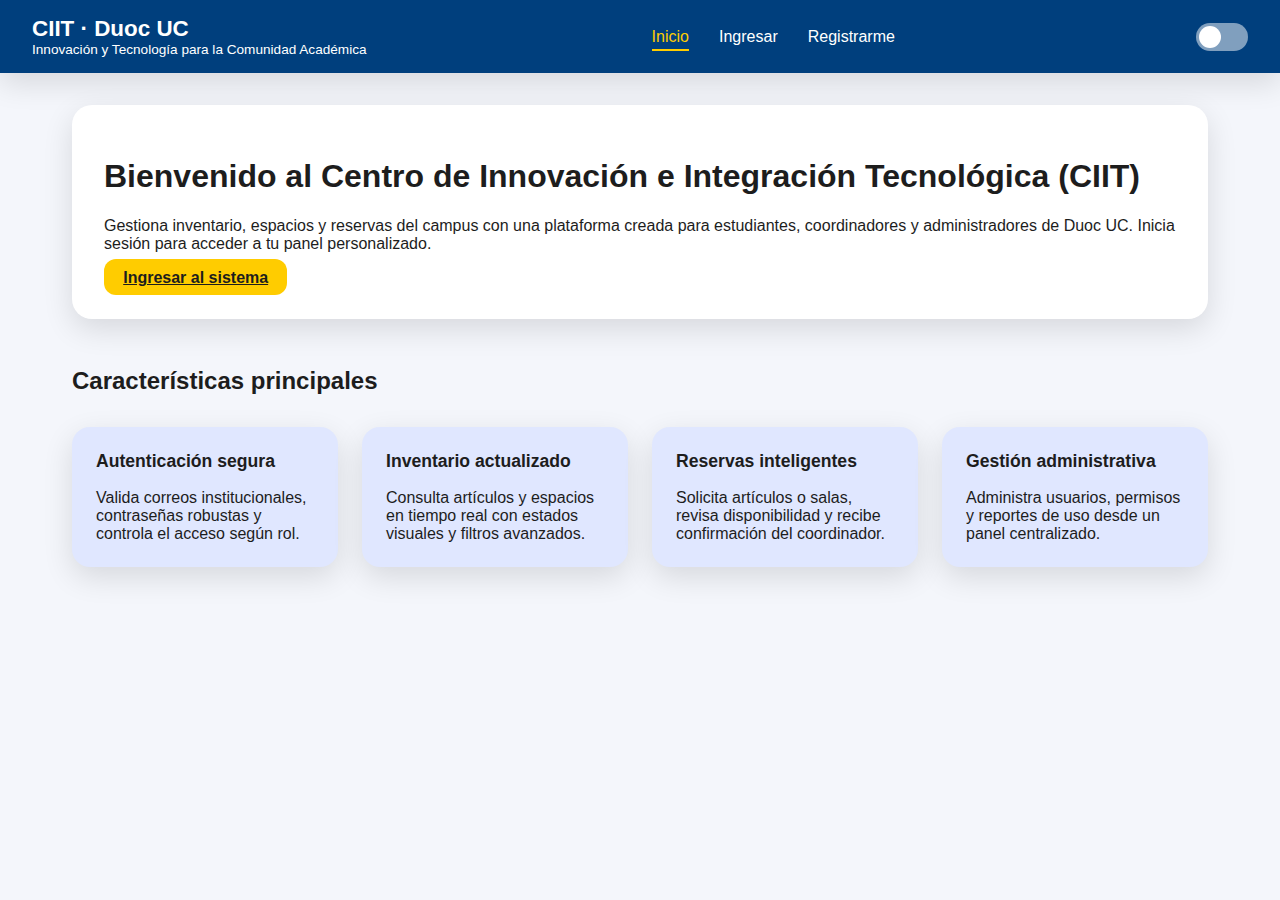
<file: index.html>
<!DOCTYPE html>
<html lang="es">
<head>
  <meta charset="UTF-8">
  <meta name="viewport" content="width=device-width, initial-scale=1.0">
  <title>CIIT · Centro de Innovación e Integración Tecnológica</title>
  <link rel="stylesheet" href="./css/estilos.css">
</head>
<body>
  <header class="barra-superior">
    <div class="logo">
      <span class="logo-simbolo">CIIT · Duoc UC</span>
      <span class="logo-texto">Innovación y Tecnología para la Comunidad Académica</span>
    </div>
    <nav class="menu-principal">
      <a href="index.html" class="activo">Inicio</a>
      <a href="./views/login.html">Ingresar</a>
      <a href="./views/registro.html">Registrarme</a>
    </nav>
    <div class="acciones-header">
      <span class="usuario-activo"></span>
      <span id="contadorNotificaciones" class="badge badge-notificaciones oculto">0</span>
      <label class="interruptor-tema" title="Cambiar tema">
        <input type="checkbox" id="interruptorTema">
        <span class="slider"></span>
      </label>
      <a href="#" id="btnSalir" class="btn-secundario">Cerrar sesión</a>
    </div>
  </header>

  <main class="contenido-principal">
    <section class="bienvenida">
      <h1>Bienvenido al Centro de Innovación e Integración Tecnológica (CIIT)</h1>
      <p>
        Gestiona inventario, espacios y reservas del campus con una plataforma creada para estudiantes,
        coordinadores y administradores de Duoc UC. Inicia sesión para acceder a tu panel personalizado.
      </p>
      <div class="acciones-formulario">
        <a class="btn-primario" href="./views/login.html">Ingresar al sistema</a>
        <a class="btn-secundario" href="./views/registro.html">Crear cuenta estudiante</a>
      </div>
    </section>

    <section class="seccion-informacion">
      <h2>Características principales</h2>
      <div class="tarjetas-resumen">
        <article class="tarjeta">
          <h3>Autenticación segura</h3>
          <p>Valida correos institucionales, contraseñas robustas y controla el acceso según rol.</p>
        </article>
        <article class="tarjeta">
          <h3>Inventario actualizado</h3>
          <p>Consulta artículos y espacios en tiempo real con estados visuales y filtros avanzados.</p>
        </article>
        <article class="tarjeta">
          <h3>Reservas inteligentes</h3>
          <p>Solicita artículos o salas, revisa disponibilidad y recibe confirmación del coordinador.</p>
        </article>
        <article class="tarjeta">
          <h3>Gestión administrativa</h3>
          <p>Administra usuarios, permisos y reportes de uso desde un panel centralizado.</p>
        </article>
      </div>
    </section>
  </main>

  <script src="./js/validaciones.js" defer></script>
  <script src="./js/main.js" defer></script>
  <script src="./js/permisos.js" defer></script>
  <script src="./js/notificaciones.js" defer></script>
  <script src="./js/inventario.js" defer></script>
  <script src="./js/reservas.js" defer></script>
  <script src="./js/usuarios.js" defer></script>
</body>
</html>
</file>
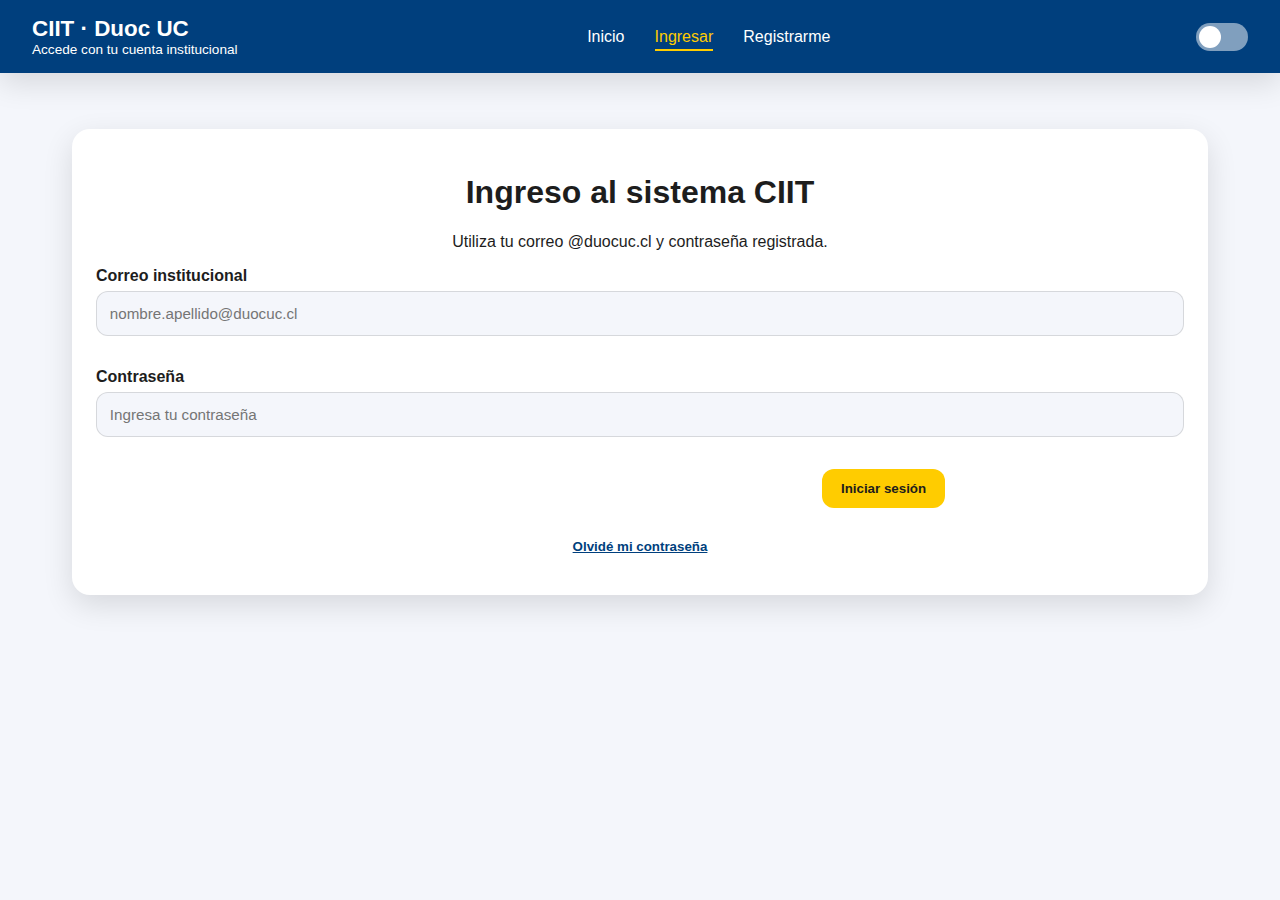
<file: views/admin.html>
<!DOCTYPE html>
<html lang="es">
<head>
  <meta charset="UTF-8">
  <meta name="viewport" content="width=device-width, initial-scale=1.0">
  <title>Panel de administración · CIIT</title>
  <link rel="stylesheet" href="../css/estilos.css">
</head>
<body data-requiere="administrador">
  <header class="barra-superior">
    <div class="logo">
      <span class="logo-simbolo">CIIT · Duoc UC</span>
      <span class="logo-texto">Panel del administrador</span>
    </div>
    <nav class="menu-principal">
      <a href="./home.html">Inicio</a>
      <a href="./inventario.html">Inventario</a>
      <a href="./reservas.html">Reservas</a>
      <a href="./configuracion.html" data-requiere="estudiante,docente,ayudante,coordinador,director,administrador">Configuración</a>
      <a href="./coordinador.html" data-requiere="coordinador,administrador">Administración</a>
      <a href="./director.html" data-requiere="director">Director</a>
      <a href="./admin.html" class="activo" data-requiere="administrador">Administrador</a>
    </nav>
    <div class="acciones-header">
      <span class="usuario-activo"></span>
      <label class="interruptor-tema" title="Cambiar tema">
        <input type="checkbox" id="interruptorTema">
        <span class="slider"></span>
      </label>
      <a href="#" id="btnSalir" class="btn-secundario">Cerrar sesión</a>
    </div>
  </header>

  <main class="contenido-principal">
    <section class="bienvenida">
      <h1>Gestión integral del CIIT</h1>
      <p>Administra usuarios, revisa el inventario global y controla las reservas activas del sistema.</p>
      <div class="paneles">
        <article class="panel">
          <h3>Estado de reservas</h3>
          <div id="resumenReservas"></div>
        </article>
        <article class="panel">
          <h3>Estado de inventario</h3>
          <div id="resumenInventario"></div>
        </article>
      </div>
    </section>

    <section class="seccion-informacion">
      <h2>Usuarios registrados</h2>
      <div class="tarjeta-info">
        <table class="tabla">
          <thead>
            <tr>
              <th>Nombre</th>
              <th>Correo</th>
              <th>RUT</th>
              <th>Rol</th>
              <th>Matrícula</th>
              <th>Estado matrícula</th>
              <th>Acciones</th>
            </tr>
          </thead>
          <tbody id="cuerpoUsuarios">
            <tr><td colspan="7">Sin usuarios registrados.</td></tr>
          </tbody>
        </table>
      </div>
    </section>

    <section class="formulario">
      <h2>Crear o editar usuario</h2>
      <p class="small">Utiliza este formulario para administrar cuentas de estudiantes, coordinadores o administradores.</p>
      <form id="formGestionUsuario" class="formulario-rapido">
        <input type="hidden" name="id">
        <div class="fila-formulario">
          <div class="form-grupo-inline">
            <label for="nombreUsuario">Nombre completo</label>
            <input type="text" id="nombreUsuario" name="nombre" required>
          </div>
          <div class="form-grupo-inline">
            <label for="correoUsuario">Correo</label>
            <input type="email" id="correoUsuario" name="correo" required>
          </div>
          <div class="form-grupo-inline">
            <label for="rutUsuario">RUT</label>
            <input type="text" id="rutUsuario" name="rut" required>
          </div>
          <div class="form-grupo-inline">
            <label for="rolUsuario">Rol</label>
            <select id="rolUsuario" name="rol" required>
              <option value="estudiante">Estudiante</option>
              <option value="ayudante">Ayudante</option>
              <option value="docente">Docente</option>
              <option value="coordinador">Coordinador</option>
              <option value="director">Director</option>
              <option value="administrador">Administrador</option>
            </select>
          </div>
        </div>
        <div class="fila-formulario">
          <div class="form-grupo-inline">
            <label for="matriculaUsuario">Matrícula</label>
            <input type="text" id="matriculaUsuario" name="matricula" placeholder="20241234">
          </div>
          <div class="form-grupo-inline">
            <label for="telefonoUsuario">Teléfono</label>
            <input type="tel" id="telefonoUsuario" name="telefono" placeholder="+56 9 1234 5678">
          </div>
          <div class="form-grupo-inline">
            <label class="checkbox" for="matriculaActivaUsuario">
              <input type="checkbox" id="matriculaActivaUsuario" name="matriculaActiva" value="si">
              Matrícula activa
            </label>
          </div>
          <div class="form-grupo-inline">
            <label class="checkbox" for="notificacionesUsuario">
              <input type="checkbox" id="notificacionesUsuario" name="notificaciones" value="si" checked>
              Recibir notificaciones
            </label>
          </div>
        </div>
        <div class="form-grupo">
          <label for="contrasenaUsuario">Contraseña (dejar en blanco para mantener)</label>
          <input type="password" id="contrasenaUsuario" name="contrasena" placeholder="Contraseña segura">
        </div>
        <div class="acciones-formulario">
          <button type="submit" class="btn-primario">Guardar usuario</button>
          <button type="reset" class="btn-secundario">Limpiar</button>
        </div>
        <div class="mensaje-form"></div>
      </form>
    </section>
  </main>

  <script src="../js/validaciones.js" defer></script>
  <script src="../js/main.js" defer></script>
  <script src="../js/permisos.js" defer></script>
  <script src="../js/inventario.js" defer></script>
  <script src="../js/reservas.js" defer></script>
  <script src="../js/usuarios.js" defer></script>
</body>
</html>
</file>
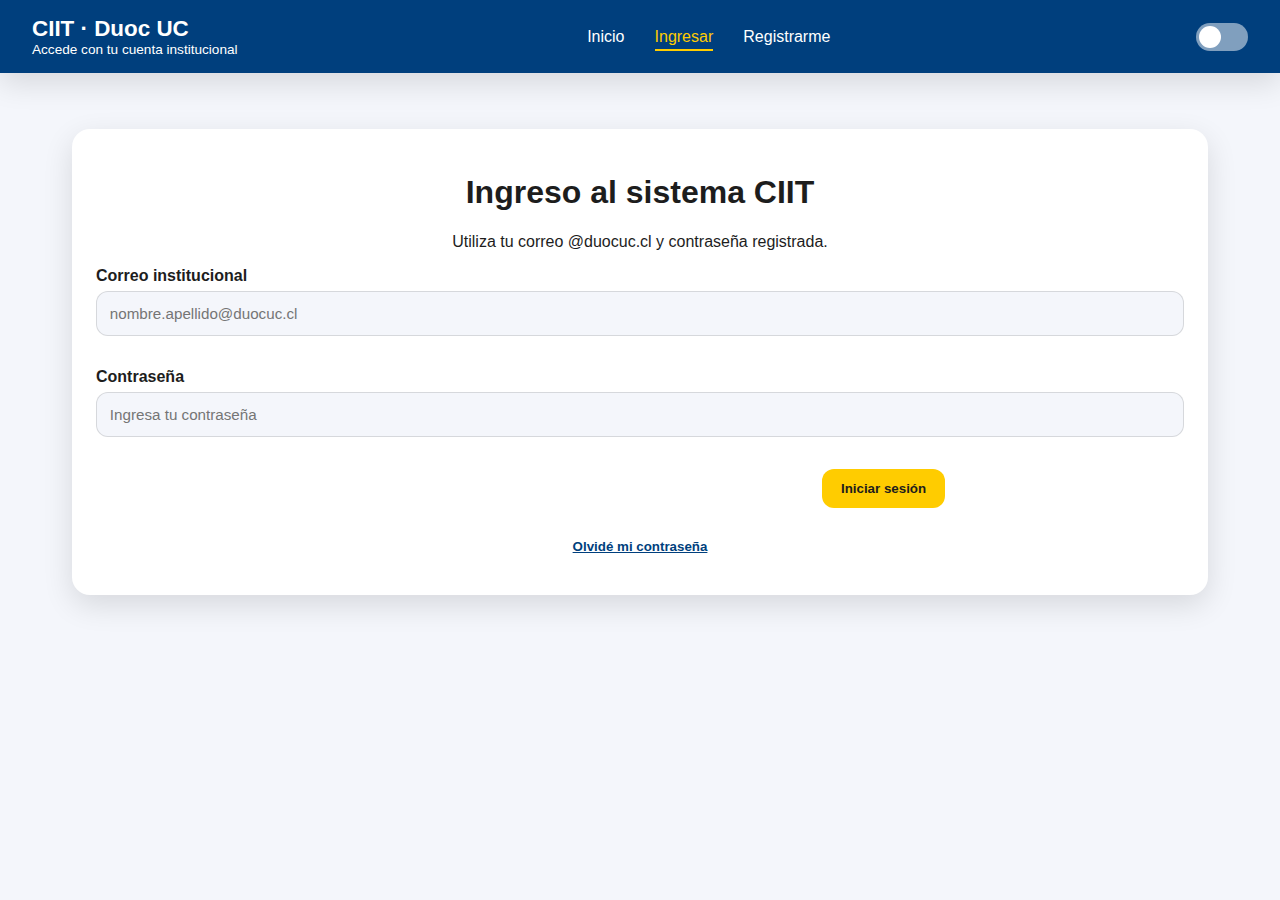
<file: views/configuracion.html>
<!DOCTYPE html>
<html lang="es">
<head>
  <meta charset="UTF-8">
  <meta name="viewport" content="width=device-width, initial-scale=1.0">
  <title>Configuración de perfil · CIIT</title>
  <link rel="stylesheet" href="../css/estilos.css">
</head>
<body data-requiere="estudiante,docente,ayudante,coordinador,administrador,director">
  <header class="barra-superior">
    <div class="logo">
      <span class="logo-simbolo">CIIT · Duoc UC</span>
      <span class="logo-texto">Configuración y perfil</span>
    </div>
    <nav class="menu-principal">
      <a href="./home.html">Inicio</a>
      <a href="./inventario.html">Inventario</a>
      <a href="./reservas.html">Reservas</a>
      <a href="./configuracion.html" class="activo" data-requiere="estudiante,docente,ayudante,coordinador,director,administrador">Configuración</a>
      <a href="./coordinador.html" data-requiere="coordinador,administrador">Administración</a>
      <a href="./director.html" data-requiere="director">Director</a>
      <a href="./admin.html" data-requiere="administrador">Administrador</a>
    </nav>
    <div class="acciones-header">
      <span class="usuario-activo"></span>
      <label class="interruptor-tema" title="Cambiar tema">
        <input type="checkbox" id="interruptorTema">
        <span class="slider"></span>
      </label>
      <a href="#" id="btnSalir" class="btn-secundario">Cerrar sesión</a>
    </div>
  </header>

  <main class="contenido-principal">
    <section class="bienvenida">
      <h1>Preferencias del perfil</h1>
      <p>Actualiza tus datos personales, revisa el rol asignado y administra notificaciones o contraseña desde este panel seguro.</p>
      <div class="tarjeta-info" id="resumenPerfil">
        <dl class="lista-detalle">
          <div>
            <dt>Nombre</dt>
            <dd id="perfilNombreActual">—</dd>
          </div>
          <div>
            <dt>Rol</dt>
            <dd id="perfilRolActual">—</dd>
          </div>
          <div>
            <dt>Matrícula</dt>
            <dd id="perfilMatriculaActual">—</dd>
          </div>
          <div>
            <dt>Notificaciones</dt>
            <dd id="perfilNotificacionesActual">—</dd>
          </div>
        </dl>
      </div>
    </section>

    <section class="formulario">
      <h2>Editar datos personales</h2>
      <p class="small">Los cambios se sincronizan con tu cuenta y se reflejan en todo el sistema CIIT.</p>
      <form id="formDatosPersonales" class="formulario-rapido">
        <div class="fila-formulario">
          <div class="form-grupo-inline">
            <label for="perfilNombre">Nombre completo</label>
            <input type="text" id="perfilNombre" name="nombre" required>
          </div>
          <div class="form-grupo-inline">
            <label for="perfilCorreo">Correo institucional</label>
            <input type="email" id="perfilCorreo" name="correo" required>
          </div>
        </div>
        <div class="fila-formulario">
          <div class="form-grupo-inline">
            <label for="perfilTelefono">Teléfono</label>
            <input type="tel" id="perfilTelefono" name="telefono" placeholder="+56 9 1234 5678">
          </div>
          <div class="form-grupo-inline">
            <label for="perfilMatricula">Matrícula</label>
            <input type="text" id="perfilMatricula" name="matricula" placeholder="20241234">
          </div>
        </div>
        <div class="acciones-formulario">
          <button type="submit" class="btn-primario">Guardar cambios</button>
          <button type="reset" class="btn-secundario">Restablecer</button>
        </div>
        <div class="mensaje-form"></div>
      </form>
    </section>

    <section class="seccion-informacion">
      <h2>Configuración de notificaciones</h2>
      <div class="tarjeta-info">
        <p>Decide si deseas recibir recordatorios de reservas pendientes o aprobadas en tu correo institucional.</p>
        <form id="formPreferencias" class="formulario-rapido">
          <label class="checkbox">
            <input type="checkbox" id="preferenciaNotificaciones" name="notificaciones" value="si">
            Activar recordatorios por correo electrónico
          </label>
          <div class="acciones-formulario">
            <button type="submit" class="btn-primario">Guardar preferencia</button>
          </div>
          <div class="mensaje-form"></div>
        </form>
      </div>
    </section>

    <section class="formulario">
      <h2>Cambiar contraseña</h2>
      <p class="small">Utiliza una contraseña segura con al menos 8 caracteres, una mayúscula y un número.</p>
      <form id="formCambioContrasena" class="formulario-rapido">
        <div class="form-grupo">
          <label for="contrasenaActual">Contraseña actual</label>
          <input type="password" id="contrasenaActual" name="actual" placeholder="Contraseña actual" required>
        </div>
        <div class="fila-formulario">
          <div class="form-grupo-inline">
            <label for="nuevaContrasena">Nueva contraseña</label>
            <input type="password" id="nuevaContrasena" name="nueva" placeholder="Nueva contraseña" required>
          </div>
          <div class="form-grupo-inline">
            <label for="confirmarNuevaContrasena">Confirmar contraseña</label>
            <input type="password" id="confirmarNuevaContrasena" name="confirmar" placeholder="Repite la contraseña" required>
          </div>
        </div>
        <div class="acciones-formulario">
          <button type="submit" class="btn-primario">Actualizar contraseña</button>
        </div>
        <div class="mensaje-form"></div>
      </form>
    </section>
  </main>

  <script src="../js/validaciones.js" defer></script>
  <script src="../js/main.js" defer></script>
  <script src="../js/permisos.js" defer></script>
  <script src="../js/usuarios.js" defer></script>
</body>
</html>
</file>
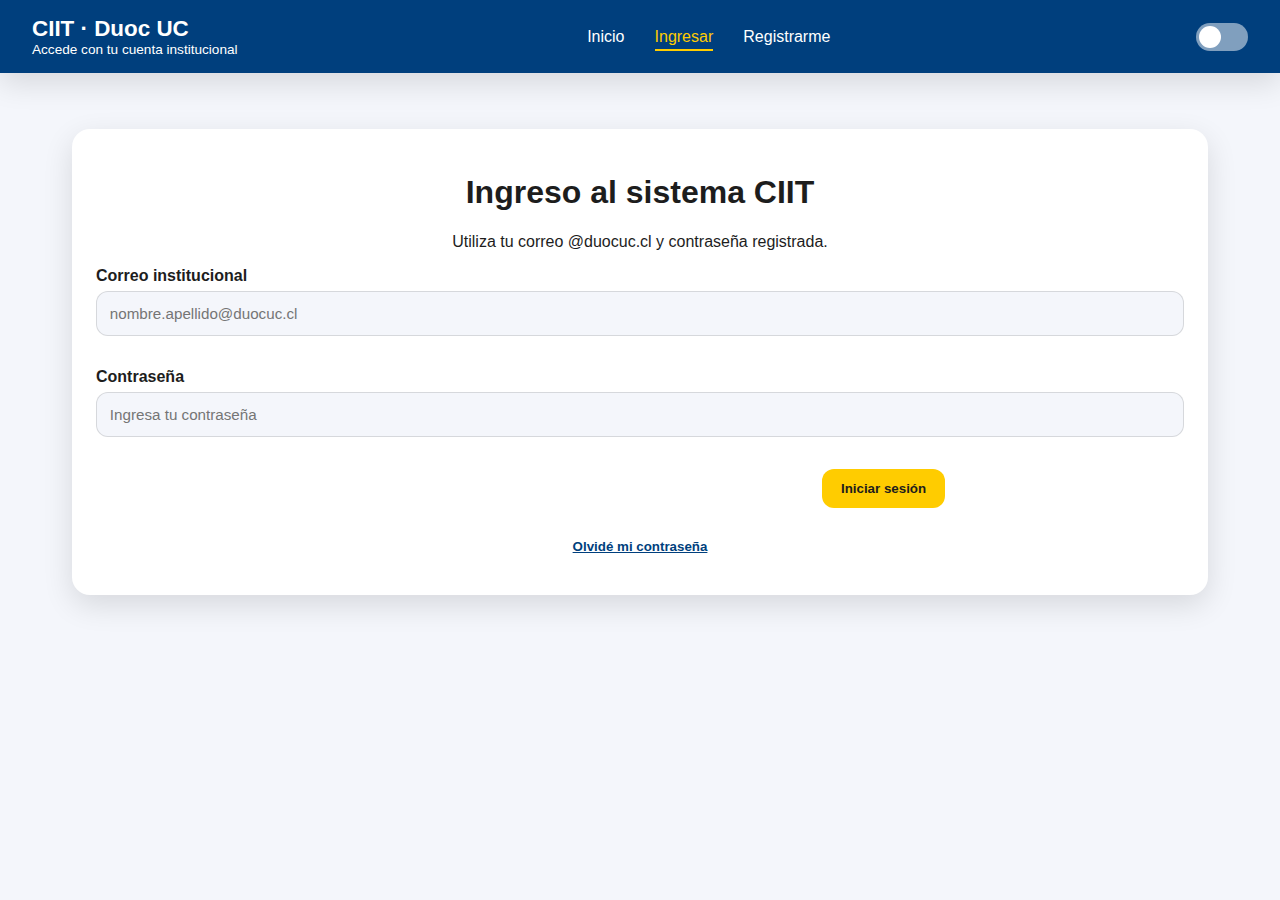
<file: views/coordinador.html>
<!DOCTYPE html>
<html lang="es">
<head>
  <meta charset="UTF-8">
  <meta name="viewport" content="width=device-width, initial-scale=1.0">
  <title>Panel del coordinador · CIIT</title>
  <link rel="stylesheet" href="../css/estilos.css">
</head>
<body data-requiere="coordinador,administrador">
  <header class="barra-superior">
    <div class="logo">
      <span class="logo-simbolo">CIIT · Duoc UC</span>
      <span class="logo-texto">Panel del coordinador</span>
    </div>
    <nav class="menu-principal">
      <a href="./home.html">Inicio</a>
      <a href="./inventario.html">Inventario</a>
      <a href="./reservas.html">Reservas</a>
      <a href="./configuracion.html" data-requiere="estudiante,docente,ayudante,coordinador,director,administrador">Configuración</a>
      <a href="./coordinador.html" class="activo" data-requiere="coordinador,administrador">Administración</a>
      <a href="./director.html" data-requiere="director">Director</a>
      <a href="./admin.html" data-requiere="administrador">Administrador</a>
    </nav>
    <div class="acciones-header">
      <span class="usuario-activo"></span>
      <label class="interruptor-tema" title="Cambiar tema">
        <input type="checkbox" id="interruptorTema">
        <span class="slider"></span>
      </label>
      <a href="#" id="btnSalir" class="btn-secundario">Cerrar sesión</a>
    </div>
  </header>

  <main class="contenido-principal">
    <section class="bienvenida">
      <h1>Administración integral del CIIT</h1>
      <p>Coordina usuarios, inventario y reservas desde un único panel. Cada acción actualiza automáticamente la base de datos compartida.</p>
      <div class="grid-acciones">
        <article class="card-accion">
          <h3>Gestión de usuarios</h3>
          <p>Crear, editar o eliminar cuentas con verificación de datos institucionales.</p>
          <a href="#gestionUsuarios" class="btn-accion btn-pequeno">Ir a gestión</a>
        </article>
        <article class="card-accion">
          <h3>Asignación de roles</h3>
          <p>Actualiza perfiles de Alumno, Ayudante, Docente, Coordinador o Director.</p>
          <a href="#formGestionUsuario" class="btn-accion btn-pequeno">Actualizar roles</a>
        </article>
        <article class="card-accion">
          <h3>Control de inventario</h3>
          <p>Supervisa stock y estados para garantizar disponibilidad en reservas.</p>
          <a href="./inventario.html" class="btn-enlace">Ver inventario</a>
        </article>
        <article class="card-accion">
          <h3>Generación de reportes</h3>
          <p>Descarga reportes CSV con el uso del sistema, préstamos y devoluciones.</p>
          <a href="#reportesCoordinador" class="btn-accion btn-pequeno">Crear reportes</a>
        </article>
        <article class="card-accion">
          <h3>Aprobación de reservas</h3>
          <p>Autoriza o rechaza solicitudes pendientes en tiempo real.</p>
          <a href="#reservasPendientes" class="btn-accion btn-pequeno">Revisar reservas</a>
        </article>
        <article class="card-accion">
          <h3>Estadísticas de uso</h3>
          <p>Visualiza métricas clave de usuarios, recursos y estados de reserva.</p>
          <a href="#metricasCoordinador" class="btn-enlace">Ver métricas</a>
        </article>
      </div>
    </section>

    <section class="seccion-informacion">
      <h2>Estadísticas de uso</h2>
      <div class="tarjeta-info" id="gestionUsuarios">
        <div id="metricasCoordinador" data-metricas="coordinador" class="grid-metricas"></div>
      </div>
    </section>

    <section class="seccion-informacion" id="reservasPendientes">
      <h2>Aprobación de reservas</h2>
      <p>Gestiona solicitudes pendientes. Cada cambio notifica automáticamente al solicitante mediante el sistema.</p>
      <div class="tarjeta-info">
        <div id="resumenReservas"></div>
        <table class="tabla">
          <thead>
            <tr>
              <th>Recurso</th>
              <th>Tipo</th>
              <th>Fecha</th>
              <th>RUT solicitante</th>
              <th>Acciones</th>
            </tr>
          </thead>
          <tbody id="cuerpoReservasPendientes">
            <tr><td colspan="5">No hay reservas pendientes.</td></tr>
          </tbody>
        </table>
      </div>
    </section>

    <section class="seccion-informacion">
      <h2>Control de inventario</h2>
      <div class="tarjeta-info">
        <p>Supervisa la disponibilidad global y accede al formulario de edición para actualizar stock o estados.</p>
        <div id="resumenInventario"></div>
        <a href="./inventario.html" class="btn-accion btn-pequeno">Gestionar inventario</a>
      </div>
    </section>

    <section class="seccion-informacion">
      <h2>Gestión de usuarios y roles</h2>
      <div class="tarjeta-info">
        <table class="tabla">
          <thead>
            <tr>
              <th>Nombre</th>
              <th>Correo</th>
              <th>RUT</th>
              <th>Rol</th>
              <th>Matrícula</th>
              <th>Estado matrícula</th>
              <th>Acciones</th>
            </tr>
          </thead>
          <tbody id="cuerpoUsuarios">
            <tr><td colspan="7">Sin usuarios registrados.</td></tr>
          </tbody>
        </table>
      </div>
    </section>

    <section class="formulario">
      <h2>Crear o editar usuario</h2>
      <p class="small">Registra cuentas institucionales y asigna roles según las necesidades del módulo.</p>
      <form id="formGestionUsuario" class="formulario-rapido">
        <input type="hidden" name="id">
        <div class="fila-formulario">
          <div class="form-grupo-inline">
            <label for="nombreUsuario">Nombre completo</label>
            <input type="text" id="nombreUsuario" name="nombre" required>
          </div>
          <div class="form-grupo-inline">
            <label for="correoUsuario">Correo</label>
            <input type="email" id="correoUsuario" name="correo" required>
          </div>
          <div class="form-grupo-inline">
            <label for="rutUsuario">RUT</label>
            <input type="text" id="rutUsuario" name="rut" required>
          </div>
          <div class="form-grupo-inline">
            <label for="rolUsuario">Rol</label>
            <select id="rolUsuario" name="rol" required>
              <option value="estudiante">Estudiante</option>
              <option value="ayudante">Ayudante</option>
              <option value="docente">Docente</option>
              <option value="coordinador">Coordinador</option>
              <option value="director">Director</option>
              <option value="administrador">Administrador</option>
            </select>
          </div>
        </div>
        <div class="fila-formulario">
          <div class="form-grupo-inline">
            <label for="matriculaUsuario">Matrícula</label>
            <input type="text" id="matriculaUsuario" name="matricula" placeholder="20241234">
          </div>
          <div class="form-grupo-inline">
            <label for="telefonoUsuario">Teléfono</label>
            <input type="tel" id="telefonoUsuario" name="telefono" placeholder="+56 9 1234 5678">
          </div>
          <div class="form-grupo-inline">
            <label class="checkbox" for="matriculaActivaUsuario">
              <input type="checkbox" id="matriculaActivaUsuario" name="matriculaActiva" value="si">
              Matrícula activa
            </label>
          </div>
          <div class="form-grupo-inline">
            <label class="checkbox" for="notificacionesUsuario">
              <input type="checkbox" id="notificacionesUsuario" name="notificaciones" value="si" checked>
              Recibir notificaciones
            </label>
          </div>
        </div>
        <div class="form-grupo">
          <label for="contrasenaUsuario">Contraseña (dejar en blanco para mantener)</label>
          <input type="password" id="contrasenaUsuario" name="contrasena" placeholder="Contraseña segura">
        </div>
        <div class="acciones-formulario">
          <button type="submit" class="btn-primario">Guardar usuario</button>
          <button type="reset" class="btn-secundario">Limpiar</button>
        </div>
        <div class="mensaje-form"></div>
      </form>
    </section>

    <section class="seccion-informacion" id="reportesCoordinador">
      <h2>Generación de reportes</h2>
      <div class="tarjeta-info">
        <p>Exporta información en formato CSV para documentar indicadores de uso, préstamos aprobados y devoluciones.</p>
        <div class="reportes-acciones">
          <button class="btn-accion" data-reporte="uso">Reporte de uso del sistema</button>
          <button class="btn-accion" data-reporte="prestamos">Reporte de préstamos aprobados</button>
          <button class="btn-accion" data-reporte="devoluciones">Reporte de devoluciones / rechazos</button>
        </div>
        <div class="mensaje-form" id="mensajeReportes"></div>
      </div>
    </section>
  </main>

  <script src="../js/validaciones.js" defer></script>
  <script src="../js/main.js" defer></script>
  <script src="../js/permisos.js" defer></script>
  <script src="../js/inventario.js" defer></script>
  <script src="../js/reservas.js" defer></script>
  <script src="../js/usuarios.js" defer></script>
</body>
</html>
</file>
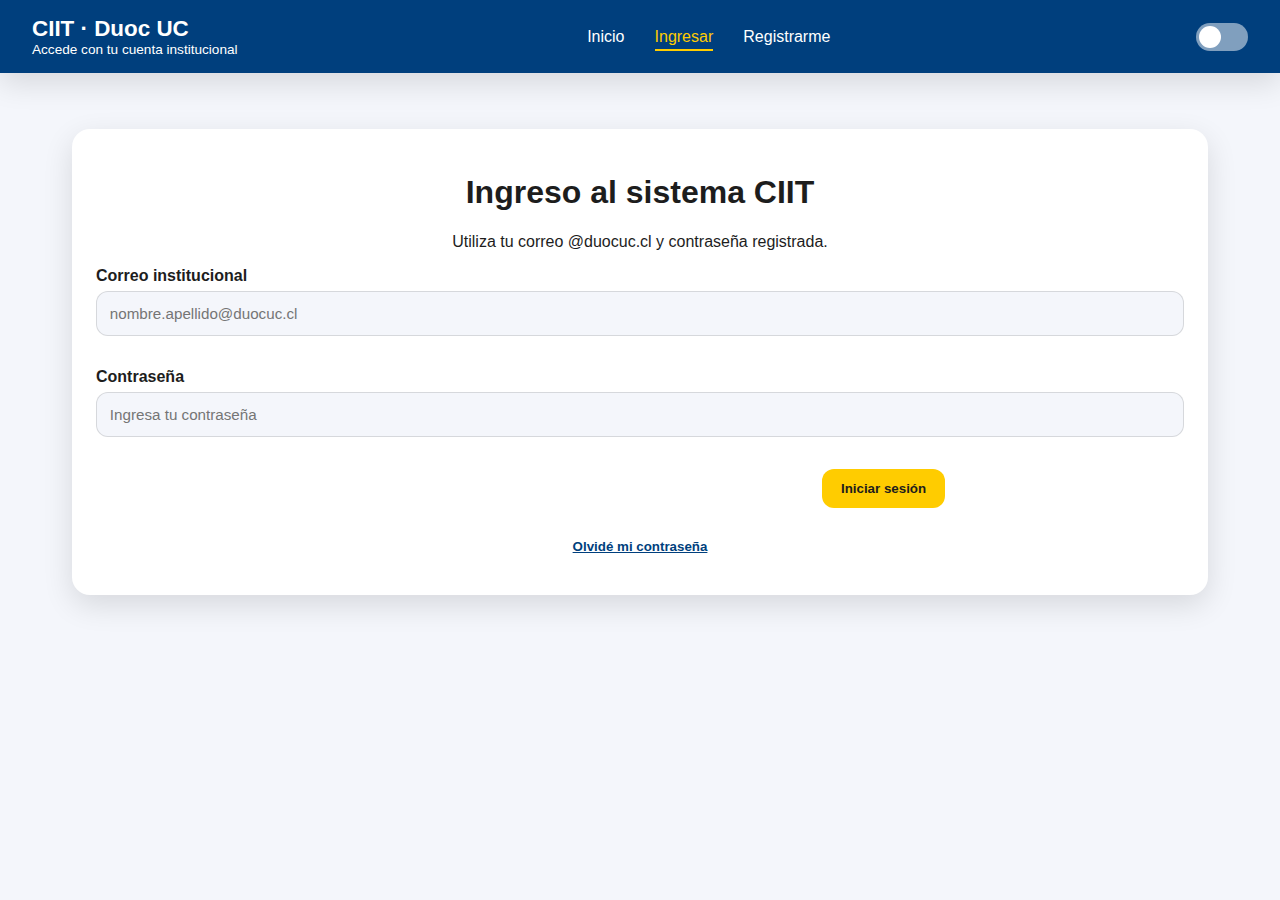
<file: views/director.html>
<!DOCTYPE html>
<html lang="es">
<head>
  <meta charset="UTF-8">
  <meta name="viewport" content="width=device-width, initial-scale=1.0">
  <title>Panel del director · CIIT</title>
  <link rel="stylesheet" href="../css/estilos.css">
</head>
<body data-requiere="director,administrador">
  <header class="barra-superior">
    <div class="logo">
      <span class="logo-simbolo">CIIT · Duoc UC</span>
      <span class="logo-texto">Supervisión de indicadores</span>
    </div>
    <nav class="menu-principal">
      <a href="./home.html">Inicio</a>
      <a href="./inventario.html">Inventario</a>
      <a href="./reservas.html">Reservas</a>
      <a href="./configuracion.html" data-requiere="estudiante,docente,ayudante,coordinador,director,administrador">Configuración</a>
      <a href="./coordinador.html" data-requiere="coordinador,administrador">Administración</a>
      <a href="./director.html" class="activo" data-requiere="director">Director</a>
      <a href="./admin.html" data-requiere="administrador">Administrador</a>
    </nav>
    <div class="acciones-header">
      <span class="usuario-activo"></span>
      <label class="interruptor-tema" title="Cambiar tema">
        <input type="checkbox" id="interruptorTema">
        <span class="slider"></span>
      </label>
      <a href="#" id="btnSalir" class="btn-secundario">Cerrar sesión</a>
    </div>
  </header>

  <main class="contenido-principal">
    <section class="bienvenida">
      <h1>Reporte ejecutivo del CIIT</h1>
      <p>Consulta el resumen consolidado de uso del laboratorio, reservas aprobadas y disponibilidad de recursos.</p>
      <div id="metricasDirector" data-metricas="director" class="grid-metricas"></div>
    </section>

    <section class="seccion-informacion">
      <h2>Estado de reservas</h2>
      <div class="tarjeta-info">
        <div id="resumenReservas"></div>
        <table class="tabla" id="tablaReservasDirector" data-tabla-reservas>
          <thead>
            <tr>
              <th>Recurso</th>
              <th>Tipo</th>
              <th>Fecha</th>
              <th>Estado</th>
            </tr>
          </thead>
          <tbody>
            <tr><td colspan="4">Sin información de reservas registrada.</td></tr>
          </tbody>
        </table>
      </div>
    </section>

    <section class="seccion-informacion">
      <h2>Inventario más utilizado</h2>
      <div class="tarjeta-info">
        <p>Listado de artículos y espacios con mayor demanda según las reservas aprobadas.</p>
        <ul class="lista-simple" id="listaTopInventario" data-top-inventario>
          <li>No hay datos disponibles.</li>
        </ul>
      </div>
    </section>
  </main>

  <script src="../js/validaciones.js" defer></script>
  <script src="../js/main.js" defer></script>
  <script src="../js/permisos.js" defer></script>
  <script src="../js/reservas.js" defer></script>
  <script src="../js/usuarios.js" defer></script>
</body>
</html>
</file>
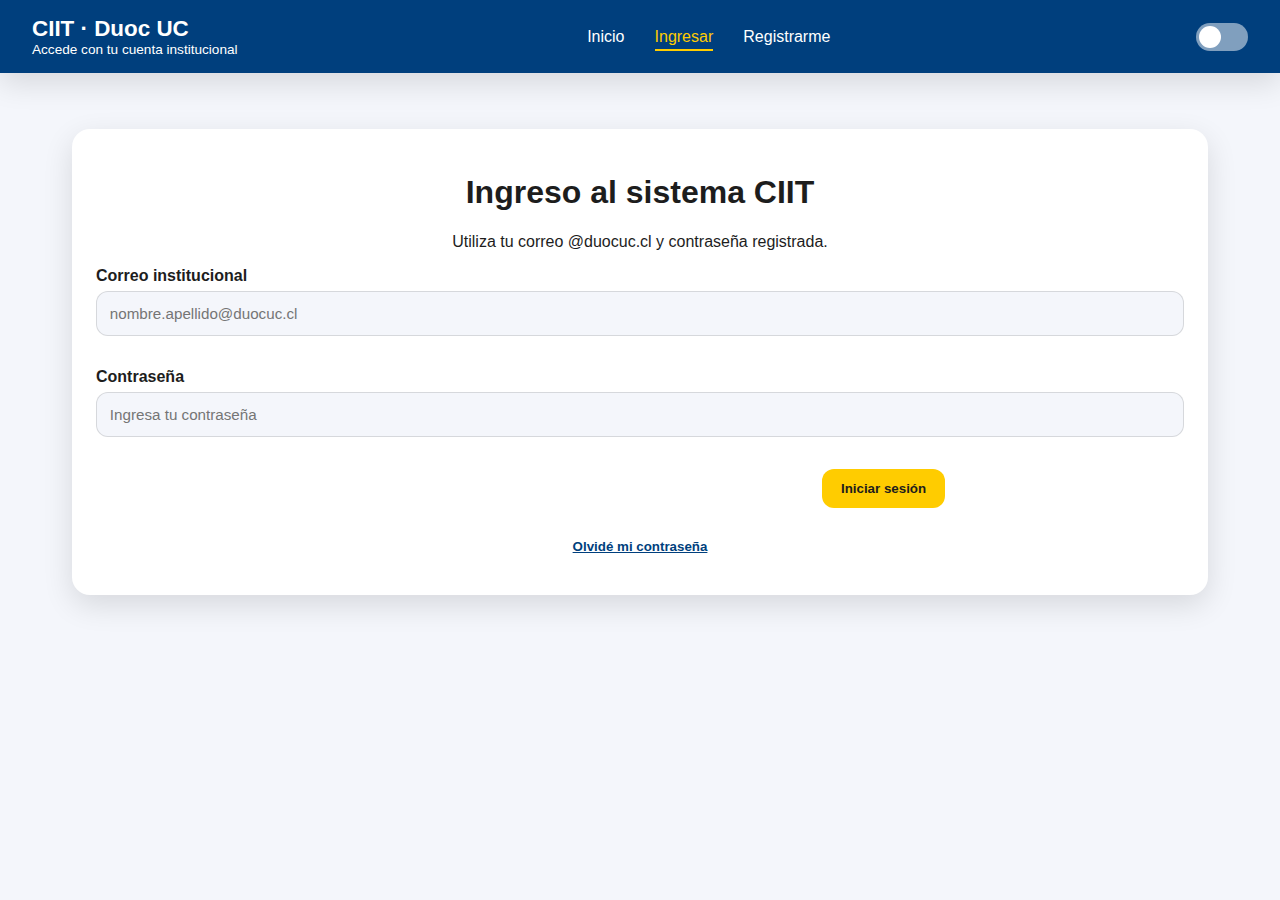
<file: views/home.html>
<<<<<<< HEAD
<!DOCTYPE html>
=======
<!-- Versión remota diferente -->
>>>>>>> vista-remota
<html lang="es">
<head>
  <meta charset="UTF-8">
  <meta name="viewport" content="width=device-width, initial-scale=1.0">
  <title>Panel general · CIIT</title>
  <link rel="stylesheet" href="../css/estilos.css">
</head>
<body data-requiere="">
  <header class="barra-superior">
    <div class="logo">
      <span class="logo-simbolo">CIIT · Duoc UC</span>
      <span class="logo-texto">Panel de inicio</span>
    </div>
    <nav class="menu-principal">
      <a href="./home.html" class="activo">Inicio</a>
      <a href="./inventario.html">Inventario</a>
      <a href="./reservas.html">Reservas</a>
      <a href="./coordinador.html" data-requiere="coordinador,administrador">Coordinador</a>
      <a href="./admin.html" data-requiere="administrador">Administrador</a>
    </nav>
    <div class="acciones-header">
      <span class="usuario-activo"></span>
      <span id="contadorNotificaciones" class="badge badge-notificaciones oculto">0</span>
      <label class="interruptor-tema" title="Cambiar tema">
        <input type="checkbox" id="interruptorTema">
        <span class="slider"></span>
      </label>
      <a href="#" id="btnSalir" class="btn-secundario">Cerrar sesión</a>
    </div>
  </header>

  <main class="contenido-principal">
    <section class="bienvenida">
      <h1>Resumen general del CIIT</h1>
      <p>Monitorea inventario, reservas y estado de tu cuenta en un solo lugar.</p>
      <div id="resumenInventario"></div>
      <div id="resumenReservas" class="estado-inventario"></div>
    </section>

    <section class="seccion-informacion">
      <h2>Mis reservas activas</h2>
      <div class="tarjeta-info">
        <table class="tabla">
          <thead>
            <tr>
              <th>Recurso</th>
              <th>Tipo</th>
              <th>Fecha</th>
              <th>Estado</th>
            </tr>
          </thead>
          <tbody id="cuerpoMisReservas">
            <tr><td colspan="4">No tienes reservas registradas.</td></tr>
          </tbody>
        </table>
      </div>
    </section>

    <section class="seccion-informacion">
      <div class="flex flex-entre">
        <h2>Notificaciones</h2>
        <button type="button" id="btnMarcarNotificaciones" class="btn-secundario btn-pequeno">Marcar todas como leídas</button>
      </div>
      <div class="tarjeta-info">
        <ul id="listaNotificaciones" class="lista-notificaciones">
          <li class="texto-secundario">No tienes notificaciones pendientes.</li>
        </ul>
      </div>
    </section>
  </main>

  <script src="../js/validaciones.js" defer></script>
  <script src="../js/main.js" defer></script>
  <script src="../js/permisos.js" defer></script>
  <script src="../js/notificaciones.js" defer></script>
  <script src="../js/inventario.js" defer></script>
  <script src="../js/reservas.js" defer></script>
  <script src="../js/usuarios.js" defer></script>
</body>
</html>
</file>
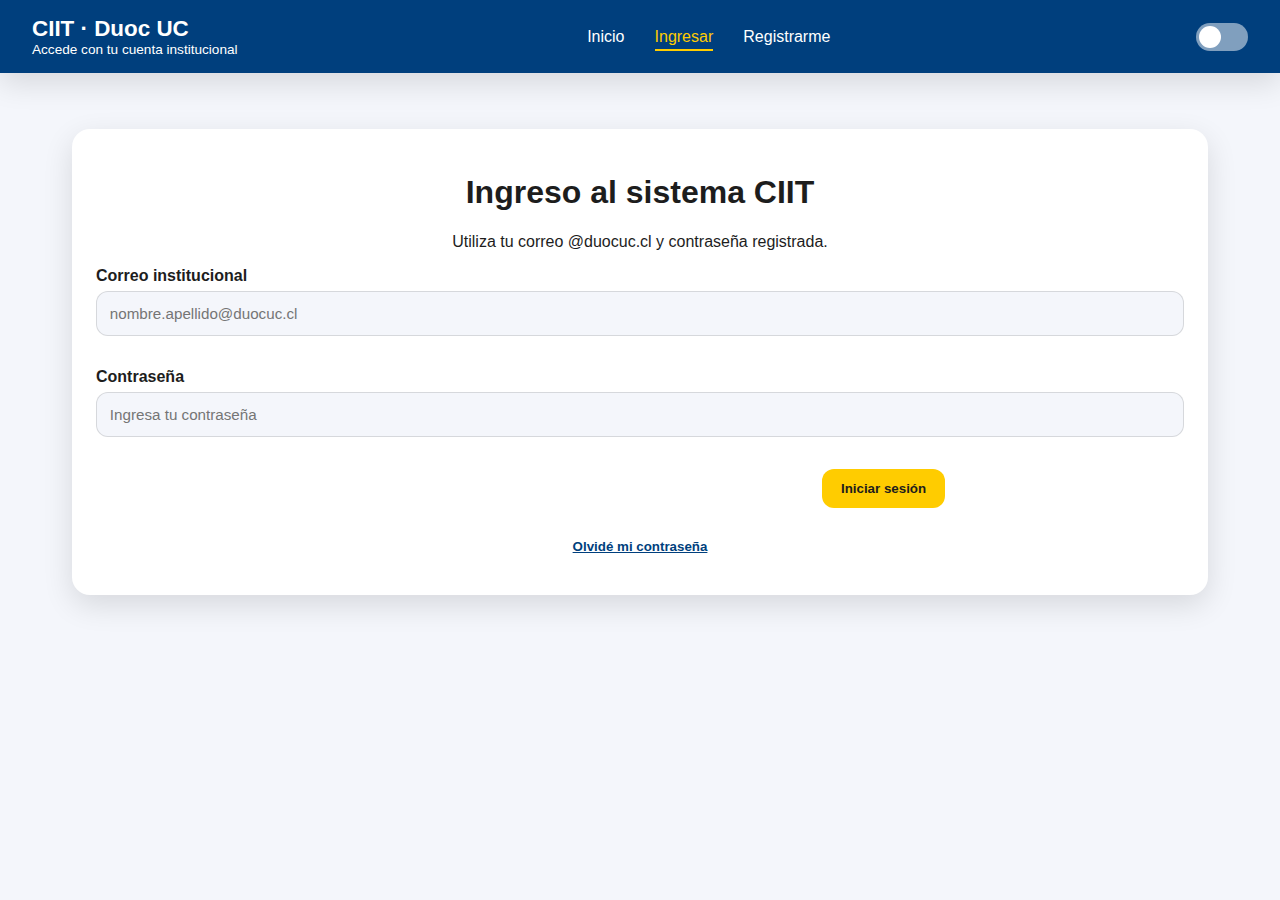
<file: views/inventario.html>
<!DOCTYPE html>
<html lang="es">
<head>
  <meta charset="UTF-8">
  <meta name="viewport" content="width=device-width, initial-scale=1.0">
  <title>Inventario CIIT</title>
  <link rel="stylesheet" href="../css/estilos.css">
</head>
<body data-requiere="">
  <header class="barra-superior">
    <div class="logo">
      <span class="logo-simbolo">CIIT · Duoc UC</span>
      <span class="logo-texto">Gestión de inventario</span>
    </div>
    <nav class="menu-principal">
      <a href="./home.html">Inicio</a>
      <a href="./inventario.html" class="activo">Inventario</a>
      <a href="./reservas.html">Reservas</a>
      <a href="./configuracion.html" data-requiere="estudiante,docente,ayudante,coordinador,director,administrador">Configuración</a>
      <a href="./coordinador.html" data-requiere="coordinador,administrador">Administración</a>
      <a href="./director.html" data-requiere="director">Director</a>
      <a href="./admin.html" data-requiere="administrador">Administrador</a>
    </nav>
    <div class="acciones-header">
      <span class="usuario-activo"></span>
      <label class="interruptor-tema" title="Cambiar tema">
        <input type="checkbox" id="interruptorTema">
        <span class="slider"></span>
      </label>
      <a href="#" id="btnSalir" class="btn-secundario">Cerrar sesión</a>
    </div>
  </header>

  <main class="contenido-principal">
    <section class="bienvenida">
      <h1>Inventario de artículos CIIT</h1>
      <p>Filtra por categoría, estado o busca por nombre para ubicar rápidamente los artículos disponibles.</p>
      <div class="fila-formulario">
        <div class="form-grupo-inline">
          <label for="busquedaInventario">Buscar</label>
          <input type="search" id="busquedaInventario" placeholder="Nombre o categoría">
        </div>
        <div class="form-grupo-inline">
          <label for="filtroCategoria">Categoría</label>
          <select id="filtroCategoria">
            <option value="todos">Todas las categorías</option>
          </select>
        </div>
        <div class="form-grupo-inline">
          <label for="filtroEstado">Estado</label>
          <select id="filtroEstado">
            <option value="todos">Todos</option>
            <option value="disponible">Disponible</option>
            <option value="prestado">Prestado</option>
            <option value="danado">Dañado</option>
            <option value="nuevo">Nuevo</option>
          </select>
        </div>
      </div>
      <div id="resumenInventario"></div>
    </section>

    <section class="seccion-informacion">
      <div class="tarjeta-info">
        <table class="tabla">
          <thead>
            <tr>
              <th>Nombre</th>
              <th>Categoría</th>
              <th>Estado</th>
              <th>Stock</th>
              <th>Descripción</th>
              <th>Reservas</th>
              <th>Acciones</th>
            </tr>
          </thead>
          <tbody id="cuerpoInventario">
            <tr><td colspan="7">Sin artículos registrados.</td></tr>
          </tbody>
        </table>
      </div>
    </section>

    <section class="formulario" data-rol="coordinador,administrador">
      <h2>Registrar o actualizar artículo</h2>
      <p class="small">Disponible solo para coordinadores y administradores.</p>
      <form id="formInventario" class="formulario-rapido">
        <input type="hidden" name="id">
        <div class="fila-formulario">
          <div class="form-grupo-inline">
            <label for="nombreArticulo">Nombre</label>
            <input type="text" id="nombreArticulo" name="nombre" required>
          </div>
          <div class="form-grupo-inline">
            <label for="categoriaArticulo">Categoría</label>
            <input type="text" id="categoriaArticulo" name="categoria" required>
          </div>
          <div class="form-grupo-inline">
            <label for="estadoArticulo">Estado</label>
            <select id="estadoArticulo" name="estado" required>
              <option value="disponible">Disponible</option>
              <option value="prestado">Prestado</option>
              <option value="danado">Dañado</option>
              <option value="nuevo">Nuevo</option>
            </select>
          </div>
          <div class="form-grupo-inline">
            <label for="stockArticulo">Stock</label>
            <input type="number" id="stockArticulo" name="stock" min="0" required>
          </div>
        </div>
        <div class="form-grupo">
          <label for="descripcionArticulo">Descripción</label>
          <textarea id="descripcionArticulo" name="descripcion" rows="3" placeholder="Especificaciones del recurso"></textarea>
        </div>
        <div class="acciones-formulario">
          <button type="submit" class="btn-primario">Guardar</button>
          <button type="reset" class="btn-secundario">Limpiar</button>
        </div>
        <div class="mensaje-form"></div>
      </form>
    </section>
  </main>

  <script src="../js/validaciones.js" defer></script>
  <script src="../js/main.js" defer></script>
  <script src="../js/permisos.js" defer></script>
  <script src="../js/inventario.js" defer></script>
  <script src="../js/reservas.js" defer></script>
  <script src="../js/usuarios.js" defer></script>
</body>
</html>
</file>
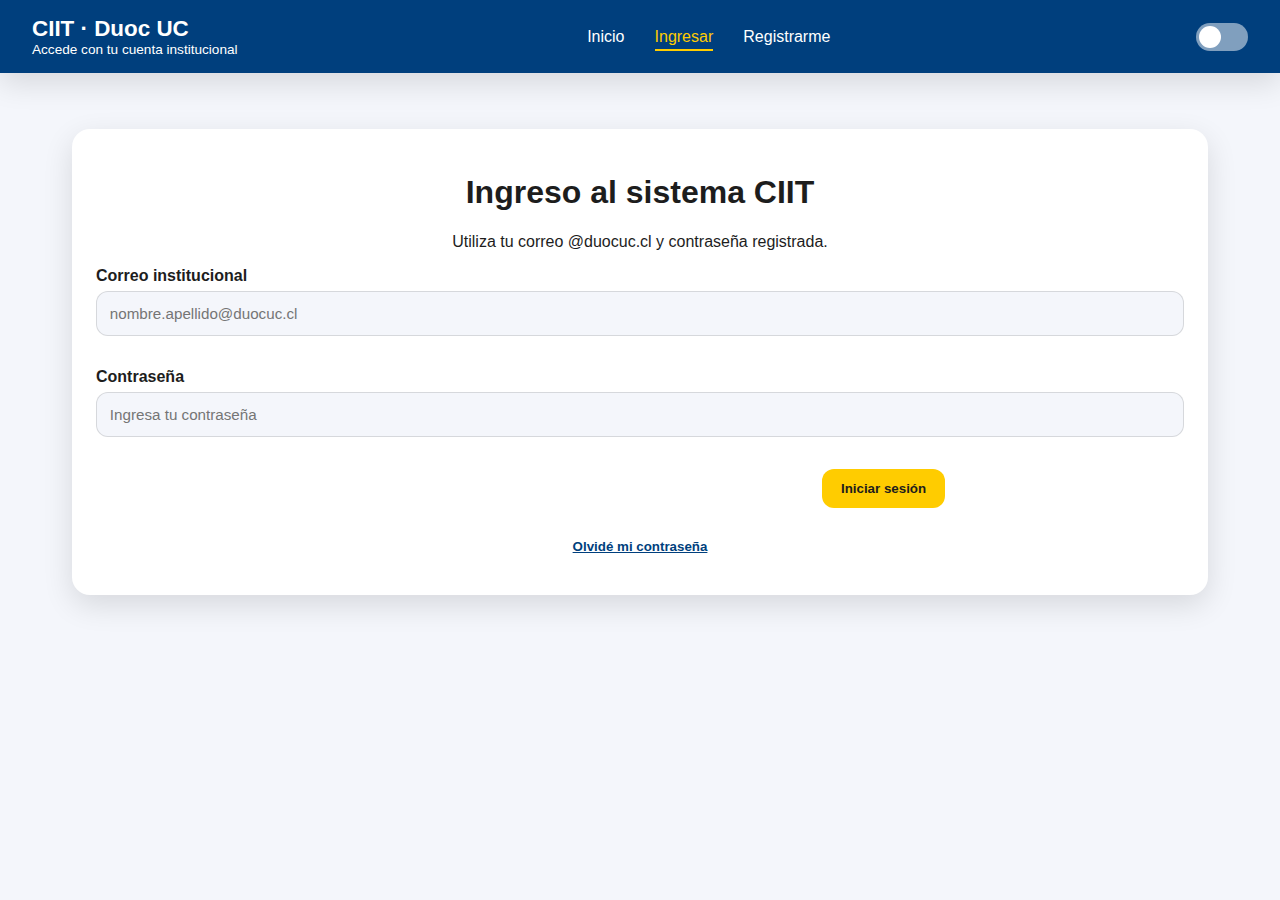
<file: views/login.html>
<!DOCTYPE html>
<html lang="es">
<head>
  <meta charset="UTF-8">
  <meta name="viewport" content="width=device-width, initial-scale=1.0">
  <title>Iniciar sesión · CIIT</title>
  <link rel="stylesheet" href="../css/estilos.css">
</head>
<body>
  <header class="barra-superior">
    <div class="logo">
      <span class="logo-simbolo">CIIT · Duoc UC</span>
      <span class="logo-texto">Accede con tu cuenta institucional</span>
    </div>
    <nav class="menu-principal">
      <a href="../index.html">Inicio</a>
      <a href="./login.html" class="activo">Ingresar</a>
      <a href="./registro.html">Registrarme</a>
    </nav>
    <div class="acciones-header">
      <span class="usuario-activo"></span>
      <label class="interruptor-tema" title="Cambiar tema">
        <input type="checkbox" id="interruptorTema">
        <span class="slider"></span>
      </label>
      <a href="#" id="btnSalir" class="btn-secundario">Cerrar sesión</a>
    </div>
  </header>

  <main class="contenido-principal">
    <section class="formulario">
      <h1 class="texto-centrado">Ingreso al sistema CIIT</h1>
      <p class="texto-centrado">Utiliza tu correo @duocuc.cl y contraseña registrada.</p>
      <form id="formLogin" class="formulario-rapido">
        <div class="form-grupo">
          <label for="correo">Correo institucional</label>
          <input type="email" id="correo" name="correo" placeholder="nombre.apellido@duocuc.cl" required>
        </div>
        <div class="form-grupo">
          <label for="contrasena">Contraseña</label>
          <input type="password" id="contrasena" name="contrasena" placeholder="Ingresa tu contraseña" required>
        </div>
        <div class="acciones-formulario texto-centrado">
          <button type="submit" class="btn-primario">Iniciar sesión</button>
          <a href="./registro.html" class="btn-secundario">Crear cuenta estudiante</a>
        </div>
        <div class="enlaces-secundarios">
          <button type="button" id="btnRecuperar" class="btn-enlace">Olvidé mi contraseña</button>
        </div>
        <div class="mensaje-form"></div>
      </form>
      <form id="formRecuperar" class="formulario-rapido formulario-secundario oculto" aria-hidden="true">
        <h2>Recuperar contraseña</h2>
        <p class="texto-secundario">Ingresa tu correo institucional y te enviaremos instrucciones para restablecer tu contraseña.</p>
        <div class="form-grupo">
          <label for="correoRecuperacion">Correo institucional</label>
          <input type="email" id="correoRecuperacion" name="correo" placeholder="nombre.apellido@duocuc.cl">
        </div>
        <div class="acciones-formulario texto-centrado">
          <button type="submit" class="btn-primario">Enviar instrucciones</button>
          <button type="button" id="btnCerrarRecuperacion" class="btn-secundario">Cancelar</button>
        </div>
        <div class="mensaje-form"></div>
      </form>
    </section>
  </main>

  <script src="../js/validaciones.js" defer></script>
  <script src="../js/main.js" defer></script>
  <script src="../js/permisos.js" defer></script>
  <script src="../js/inventario.js" defer></script>
  <script src="../js/reservas.js" defer></script>
  <script src="../js/usuarios.js" defer></script>
</body>
</html>
</file>
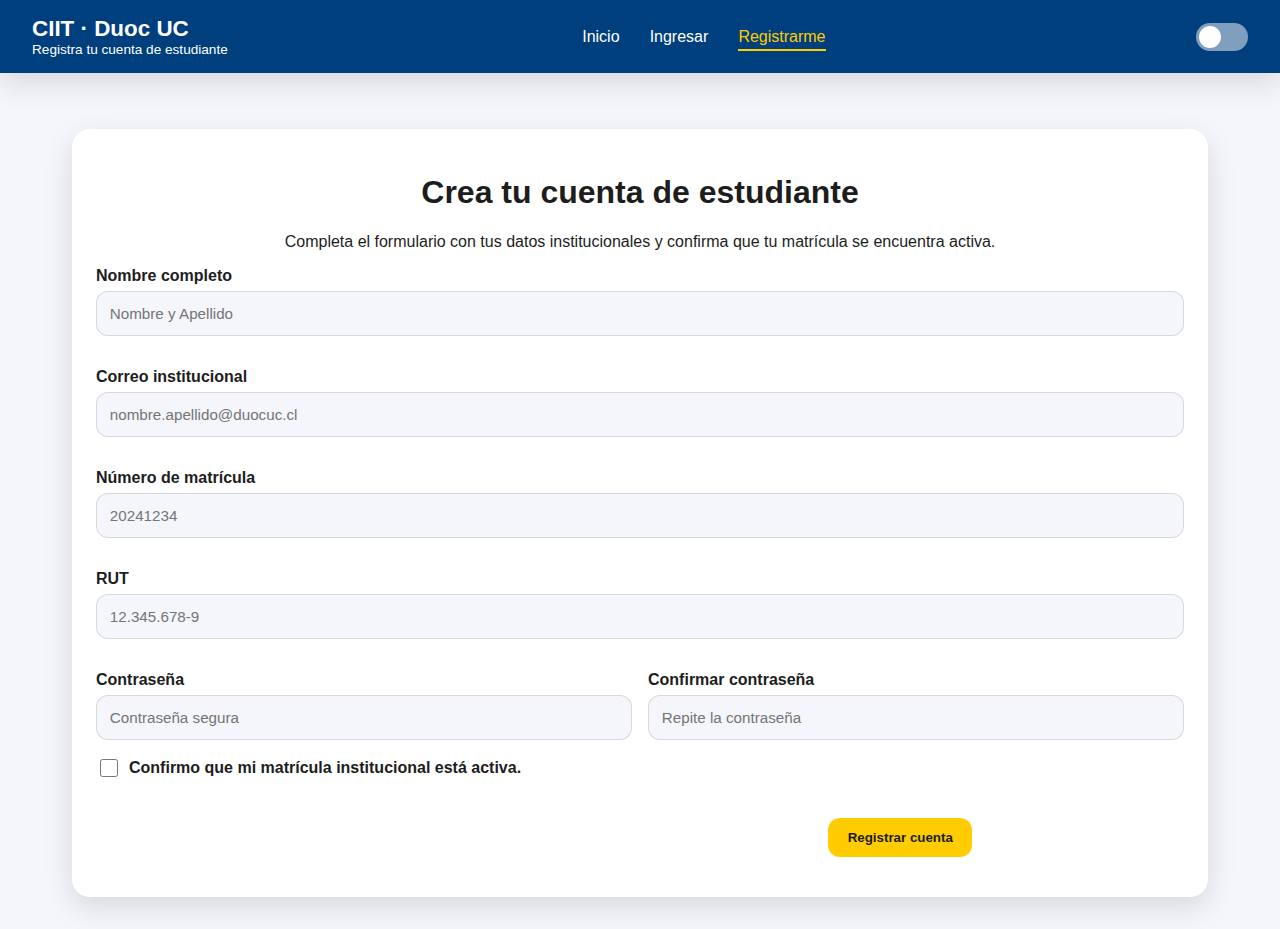
<file: views/registro.html>
<!DOCTYPE html>
<html lang="es">
<head>
  <meta charset="UTF-8">
  <meta name="viewport" content="width=device-width, initial-scale=1.0">
  <title>Registro de estudiantes · CIIT</title>
  <link rel="stylesheet" href="../css/estilos.css">
</head>
<body>
  <header class="barra-superior">
    <div class="logo">
      <span class="logo-simbolo">CIIT · Duoc UC</span>
      <span class="logo-texto">Registra tu cuenta de estudiante</span>
    </div>
    <nav class="menu-principal">
      <a href="../index.html">Inicio</a>
      <a href="./login.html">Ingresar</a>
      <a href="./registro.html" class="activo">Registrarme</a>
    </nav>
    <div class="acciones-header">
      <span class="usuario-activo"></span>
      <label class="interruptor-tema" title="Cambiar tema">
        <input type="checkbox" id="interruptorTema">
        <span class="slider"></span>
      </label>
      <a href="#" id="btnSalir" class="btn-secundario">Cerrar sesión</a>
    </div>
  </header>

  <main class="contenido-principal">
    <section class="formulario">
      <h1 class="texto-centrado">Crea tu cuenta de estudiante</h1>
      <p class="texto-centrado">Completa el formulario con tus datos institucionales y confirma que tu matrícula se encuentra activa.</p>
      <form id="formRegistro" class="formulario-rapido">
        <div class="form-grupo">
          <label for="nombre">Nombre completo</label>
          <input type="text" id="nombre" name="nombre" placeholder="Nombre y Apellido" required>
        </div>
        <div class="form-grupo">
          <label for="correo">Correo institucional</label>
          <input type="email" id="correo" name="correo" placeholder="nombre.apellido@duocuc.cl" required>
        </div>
        <div class="form-grupo">
          <label for="matricula">Número de matrícula</label>
          <input type="text" id="matricula" name="matricula" placeholder="20241234" required>
        </div>
        <div class="form-grupo">
          <label for="rut">RUT</label>
          <input type="text" id="rut" name="rut" placeholder="12.345.678-9" required>
        </div>
        <div class="fila-formulario">
          <div class="form-grupo-inline">
            <label for="contrasena">Contraseña</label>
            <input type="password" id="contrasena" name="contrasena" placeholder="Contraseña segura" required>
          </div>
          <div class="form-grupo-inline">
            <label for="confirmar">Confirmar contraseña</label>
            <input type="password" id="confirmar" name="confirmar" placeholder="Repite la contraseña" required>
          </div>
        </div>
        <div class="form-grupo">
          <label class="checkbox">
            <input type="checkbox" id="matriculaActiva" name="matriculaActiva" value="si">
            Confirmo que mi matrícula institucional está activa.
          </label>
        </div>
        <div class="acciones-formulario texto-centrado">
          <button type="submit" class="btn-primario">Registrar cuenta</button>
          <a href="./login.html" class="btn-secundario">Ya tengo una cuenta</a>
        </div>
        <div class="mensaje-form"></div>
      </form>
    </section>
  </main>

  <script src="../js/validaciones.js" defer></script>
  <script src="../js/main.js" defer></script>
  <script src="../js/permisos.js" defer></script>
  <script src="../js/inventario.js" defer></script>
  <script src="../js/reservas.js" defer></script>
  <script src="../js/usuarios.js" defer></script>
</body>
</html>
</file>
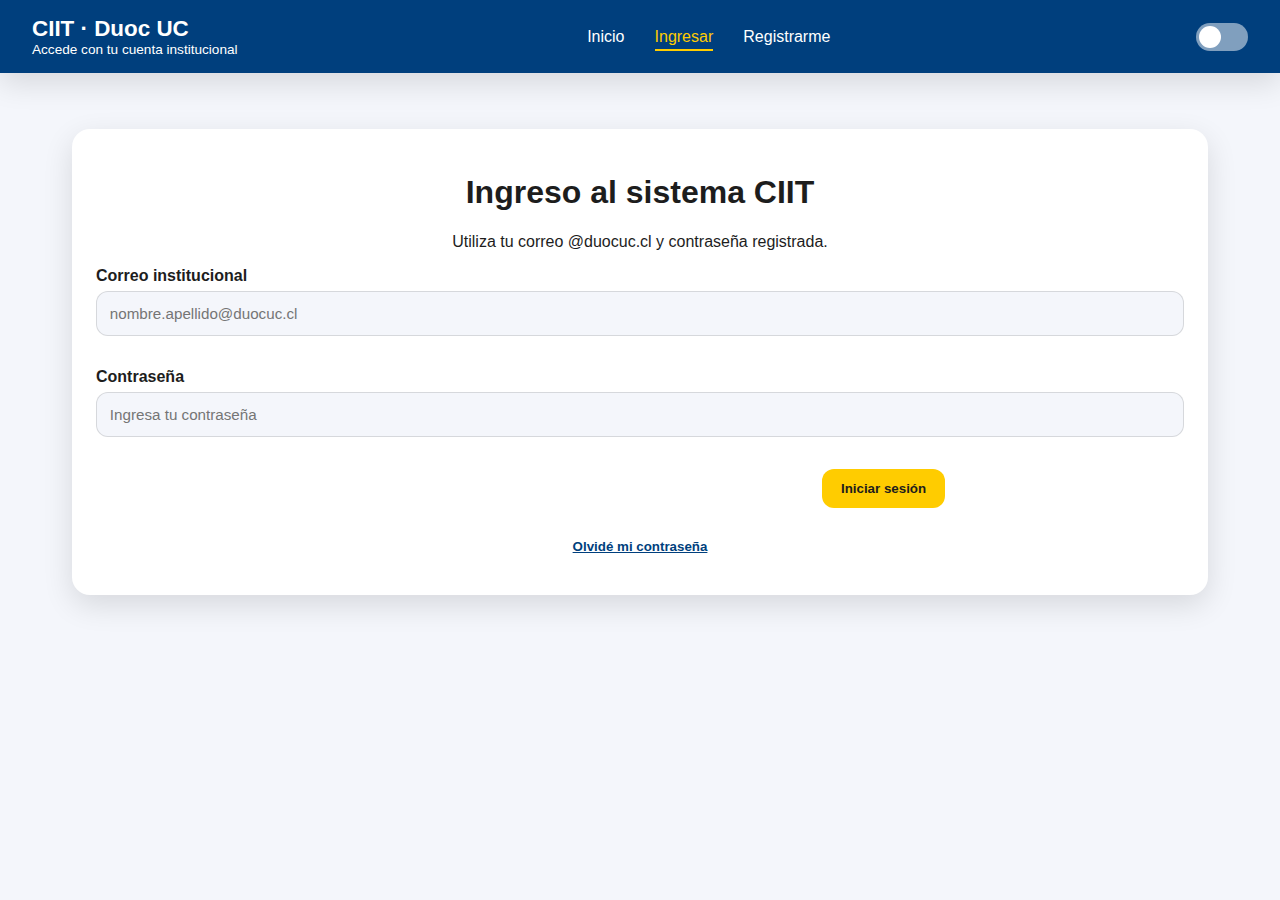
<file: views/reservas.html>
<!DOCTYPE html>
<html lang="es">
<head>
  <meta charset="UTF-8">
  <meta name="viewport" content="width=device-width, initial-scale=1.0">
  <title>Reservas CIIT</title>
  <link rel="stylesheet" href="../css/estilos.css">
</head>
<body data-requiere="">
  <header class="barra-superior">
    <div class="logo">
      <span class="logo-simbolo">CIIT · Duoc UC</span>
      <span class="logo-texto">Reservas de artículos y espacios</span>
    </div>
    <nav class="menu-principal">
      <a href="./home.html">Inicio</a>
      <a href="./inventario.html">Inventario</a>
      <a href="./reservas.html" class="activo">Reservas</a>
      <a href="./configuracion.html" data-requiere="estudiante,docente,ayudante,coordinador,director,administrador">Configuración</a>
      <a href="./coordinador.html" data-requiere="coordinador,administrador">Administración</a>
      <a href="./director.html" data-requiere="director">Director</a>
      <a href="./admin.html" data-requiere="administrador">Administrador</a>
    </nav>
    <div class="acciones-header">
      <span class="usuario-activo"></span>
      <label class="interruptor-tema" title="Cambiar tema">
        <input type="checkbox" id="interruptorTema">
        <span class="slider"></span>
      </label>
      <a href="#" id="btnSalir" class="btn-secundario">Cerrar sesión</a>
    </div>
  </header>

  <main class="contenido-principal">
    <section class="bienvenida">
      <h1>Catálogo de recursos reservables</h1>
      <p>Selecciona el recurso que necesitas, completa tus datos y envía la solicitud. Un coordinador confirmará tu reserva.</p>
      <div id="resumenReservas"></div>
    </section>

    <section class="seccion-informacion">
      <h2>Artículos disponibles</h2>
      <div id="listaArticulos" class="card-lista"></div>
    </section>

    <section class="seccion-informacion">
      <h2>Espacios académicos</h2>
      <div id="listaEspacios" class="card-lista"></div>
    </section>

    <section class="seccion-informacion">
      <h2>Mis reservas</h2>
      <div class="tarjeta-info">
        <table class="tabla">
          <thead>
            <tr>
              <th>Recurso</th>
              <th>Tipo</th>
              <th>Fecha</th>
              <th>Estado</th>
            </tr>
          </thead>
          <tbody id="cuerpoMisReservas">
            <tr><td colspan="4">Inicia sesión para ver tus reservas.</td></tr>
          </tbody>
        </table>
      </div>
    </section>
  </main>

  <div class="modal oculto" id="modalReserva" aria-hidden="true">
    <div class="modal-contenido">
      <h2 id="tituloReserva">Nueva reserva</h2>
      <p id="detalleReservaSeleccionada" class="texto-secundario"></p>
      <form id="formReserva" class="formulario-rapido">
        <input type="hidden" name="tipo">
        <input type="hidden" name="referenciaId">
        <div class="form-grupo">
          <label for="nombreReserva">Nombre solicitante</label>
          <input type="text" id="nombreReserva" name="nombre" required>
        </div>
        <div class="form-grupo">
          <label for="rutReserva">RUT solicitante</label>
          <input type="text" id="rutReserva" name="rut" required>
        </div>
        <div class="acciones-formulario">
          <button type="submit" class="btn-primario">Enviar reserva</button>
          <button type="button" id="cerrarModalReserva" class="btn-secundario">Cancelar</button>
        </div>
        <div class="mensaje-form"></div>
      </form>
    </div>
  </div>

  <script src="../js/validaciones.js" defer></script>
  <script src="../js/main.js" defer></script>
  <script src="../js/permisos.js" defer></script>
  <script src="../js/inventario.js" defer></script>
  <script src="../js/reservas.js" defer></script>
  <script src="../js/usuarios.js" defer></script>
</body>
</html>
</file>
<file: css/estilos.css>
:root {
  --color-primario: #003f7d;
  --color-secundario: #ffcc00;
  --color-fondo: #f4f6fb;
  --color-texto: #1d1d1d;
  --color-claro: #ffffff;
  --color-resaltado: #e0e7ff;
  --color-disponible: #2ecc71;
  --color-prestado: #f1c40f;
  --color-danado: #e74c3c;
  --color-nuevo: #bdc3c7;
  --sombra-suave: 0 10px 30px rgba(0, 0, 0, 0.12);
}

body.tema-oscuro {
  --color-fondo: #111827;
  --color-texto: #f9fafb;
  --color-claro: #1f2937;
  --color-resaltado: #1f2a44;
}

* {
  box-sizing: border-box;
}

body {
  margin: 0;
  font-family: 'Poppins', sans-serif;
  background-color: var(--color-fondo);
  color: var(--color-texto);
  min-height: 100vh;
}

.barra-superior {
  display: flex;
  align-items: center;
  justify-content: space-between;
  padding: 1rem 2rem;
  background-color: var(--color-primario);
  color: #fff;
  box-shadow: var(--sombra-suave);
}

.logo {
  display: flex;
  flex-direction: column;
}

.logo-simbolo {
  font-weight: 700;
  font-size: 1.4rem;
}

.logo-texto {
  font-weight: 300;
  font-size: 0.85rem;
}

.menu-principal a {
  margin: 0 0.8rem;
  color: #fff;
  text-decoration: none;
  font-weight: 500;
  position: relative;
  padding-bottom: 0.2rem;
}

.menu-principal a:hover,
.menu-principal a.activo {
  color: var(--color-secundario);
}

.menu-principal a.activo::after,
.menu-principal a:hover::after {
  content: '';
  position: absolute;
  left: 0;
  bottom: -0.2rem;
  width: 100%;
  height: 2px;
  background-color: var(--color-secundario);
}

.acciones-header {
  display: flex;
  align-items: center;
  gap: 1rem;
}

.usuario-activo {
  font-size: 0.9rem;
  font-weight: 500;
}

.btn-primario,
.btn-secundario,
.btn-accion {
  border: none;
  padding: 0.6rem 1.2rem;
  border-radius: 12px;
  font-weight: 600;
  cursor: pointer;
  transition: transform 0.2s ease, box-shadow 0.2s ease;
}

.btn-primario {
  background-color: var(--color-secundario);
  color: #1d1d1d;
}

.btn-secundario {
  background-color: transparent;
  color: #fff;
  border: 1px solid rgba(255, 255, 255, 0.6);
}

.btn-accion {
  background-color: var(--color-primario);
  color: #fff;
}

.btn-primario:hover,
.btn-secundario:hover,
.btn-accion:hover {
  transform: translateY(-1px);
  box-shadow: 0 6px 14px rgba(0, 0, 0, 0.2);
}

.contenido-principal {
  padding: 2rem;
  max-width: 1200px;
  margin: 0 auto;
}

.bienvenida {
  background-color: var(--color-claro);
  padding: 2rem;
  border-radius: 20px;
  box-shadow: var(--sombra-suave);
}

.tarjetas-resumen {
  display: grid;
  grid-template-columns: repeat(auto-fit, minmax(220px, 1fr));
  gap: 1.5rem;
  margin-top: 2rem;
}

.tarjeta {
  padding: 1.5rem;
  border-radius: 18px;
  background-color: var(--color-resaltado);
  box-shadow: var(--sombra-suave);
}

.tarjeta h3 {
  margin-top: 0;
  font-size: 1.1rem;
}

.tarjeta p {
  margin-bottom: 0;
}

.seccion-informacion {
  margin-top: 3rem;
}

.grid-informacion {
  display: grid;
  grid-template-columns: repeat(auto-fit, minmax(260px, 1fr));
  gap: 1.5rem;
}

.tarjeta-info {
  background-color: var(--color-claro);
  border-radius: 18px;
  padding: 1.3rem;
  box-shadow: var(--sombra-suave);
}

.tabla {
  width: 100%;
  border-collapse: collapse;
  margin-top: 1.5rem;
}

.tabla thead {
  background-color: var(--color-primario);
  color: #fff;
}

.tabla th,
.tabla td {
  padding: 0.75rem 1rem;
  border-bottom: 1px solid rgba(0, 0, 0, 0.05);
  text-align: left;
}

.etiqueta-estado {
  display: inline-block;
  padding: 0.2rem 0.6rem;
  border-radius: 999px;
  font-size: 0.75rem;
  font-weight: 600;
  color: #fff;
}

.estado-disponible {
  background-color: var(--color-disponible);
}

.estado-prestado {
  background-color: var(--color-prestado);
  color: #000;
}

.estado-danado {
  background-color: var(--color-danado);
}

.estado-nuevo {
  background-color: var(--color-nuevo);
  color: #000;
}

.formulario {
  background-color: var(--color-claro);
  padding: 1.5rem;
  border-radius: 18px;
  box-shadow: var(--sombra-suave);
  margin-top: 1.5rem;
}

.form-grupo {
  display: flex;
  flex-direction: column;
  margin-bottom: 1rem;
}

.form-grupo label {
  font-weight: 600;
  margin-bottom: 0.4rem;
}

.formulario-rapido {
  display: flex;
  flex-direction: column;
  gap: 1rem;
}

.fila-formulario {
  display: flex;
  flex-wrap: wrap;
  gap: 1rem;
}

.form-grupo-inline {
  display: flex;
  flex-direction: column;
  flex: 1 1 180px;
  min-width: 180px;
}

.form-grupo-inline label {
  font-weight: 600;
  margin-bottom: 0.4rem;
}

.form-grupo-inline input,
.form-grupo-inline select,
.form-grupo-inline textarea {
  padding: 0.8rem;
  border-radius: 12px;
  border: 1px solid rgba(0, 0, 0, 0.12);
  font-size: 0.95rem;
  background-color: var(--color-fondo);
  color: var(--color-texto);
}

.formulario-rapido .acciones-formulario {
  justify-content: flex-end;
}

.form-grupo input,
.form-grupo select,
.form-grupo textarea {
  padding: 0.8rem;
  border-radius: 12px;
  border: 1px solid rgba(0, 0, 0, 0.12);
  font-size: 0.95rem;
  background-color: var(--color-fondo);
  color: var(--color-texto);
}

.formulario .acciones-formulario {
  display: flex;
  gap: 1rem;
  flex-wrap: wrap;
}

.alerta {
  padding: 1rem;
  border-radius: 12px;
  margin-top: 1rem;
}

.alerta-exito {
  background-color: rgba(46, 204, 113, 0.15);
  color: var(--color-disponible);
}

.alerta-error {
  background-color: rgba(231, 76, 60, 0.18);
  color: var(--color-danado);
}

.alerta-info {
  background-color: rgba(0, 63, 125, 0.12);
  color: var(--color-primario);
}

.paneles {
  display: grid;
  grid-template-columns: repeat(auto-fit, minmax(280px, 1fr));
  gap: 1.5rem;
  margin-top: 2rem;
}

.panel {
  background-color: var(--color-claro);
  padding: 1.3rem;
  border-radius: 18px;
  box-shadow: var(--sombra-suave);
}

.filtros-espacios {
  display: grid;
  grid-template-columns: repeat(auto-fit, minmax(160px, 1fr));
  gap: 0.75rem;
  margin: 1rem 0 1.5rem;
  align-items: end;
}

.filtro-item {
  display: flex;
  flex-direction: column;
  gap: 0.4rem;
}

.filtro-item label {
  font-size: 0.85rem;
  font-weight: 600;
}

.filtro-item select {
  width: 100%;
  padding: 0.6rem;
  border-radius: 12px;
  border: 1px solid rgba(0, 0, 0, 0.1);
}

.lista-espacios {
  display: grid;
  grid-template-columns: repeat(auto-fit, minmax(240px, 1fr));
  gap: 1.2rem;
}

.tarjeta-espacio {
  background-color: var(--color-claro);
  border-radius: 18px;
  padding: 1.2rem;
  box-shadow: var(--sombra-suave);
  cursor: pointer;
  display: flex;
  flex-direction: column;
  gap: 0.5rem;
  transition: transform 0.2s ease, box-shadow 0.2s ease, border 0.2s ease;
  border: 2px solid transparent;
}

.tarjeta-espacio:hover {
  transform: translateY(-2px);
  box-shadow: 0 16px 30px rgba(0, 0, 0, 0.12);
}

.tarjeta-espacio.seleccionado {
  border-color: var(--color-secundario);
}

.tarjeta-espacio header {
  display: flex;
  justify-content: space-between;
  align-items: flex-start;
  gap: 0.75rem;
}

.tarjeta-espacio h3 {
  margin: 0;
  font-size: 1.05rem;
}

.etiqueta-estado {
  display: inline-flex;
  align-items: center;
  padding: 0.25rem 0.6rem;
  border-radius: 999px;
  font-size: 0.75rem;
  font-weight: 600;
  text-transform: uppercase;
  letter-spacing: 0.05em;
  background-color: rgba(0, 63, 125, 0.1);
  color: var(--color-primario);
}

.etiqueta-estado.estado-disponible {
  background-color: rgba(46, 204, 113, 0.18);
  color: var(--color-disponible);
}

.etiqueta-estado.estado-prestado {
  background-color: rgba(241, 196, 15, 0.18);
  color: var(--color-prestado);
}

.etiqueta-estado.estado-dañado {
  background-color: rgba(231, 76, 60, 0.18);
  color: var(--color-danado);
}

.etiqueta-estado.estado-nuevo {
  background-color: rgba(189, 195, 199, 0.18);
  color: #2c3e50;
}

.detalle-espacio {
  display: flex;
  flex-direction: column;
  gap: 0.6rem;
  margin-bottom: 1.5rem;
}

.detalle-espacio h2 {
  margin: 0;
}

.lista-simple {
  list-style: none;
  margin: 0;
  padding: 0;
}

.lista-simple li {
  padding: 0.6rem 0;
  border-bottom: 1px solid rgba(0, 0, 0, 0.06);
}

.modal {
  position: fixed;
  inset: 0;
  background-color: rgba(0, 0, 0, 0.4);
  display: flex;
  align-items: center;
  justify-content: center;
  padding: 1rem;
  z-index: 1000;
}

.modal.oculto {
  display: none;
}

.modal-contenido {
  background-color: var(--color-claro);
  color: var(--color-texto);
  padding: 2rem;
  border-radius: 18px;
  width: min(460px, 100%);
  box-shadow: var(--sombra-suave);
}

.modal-acciones {
  display: flex;
  gap: 1rem;
  margin-top: 1.5rem;
}

.interruptor-tema {
  position: relative;
  display: inline-block;
  width: 52px;
  height: 28px;
}

.interruptor-tema input {
  opacity: 0;
  width: 0;
  height: 0;
}

.slider {
  position: absolute;
  cursor: pointer;
  top: 0;
  left: 0;
  right: 0;
  bottom: 0;
  background-color: rgba(255, 255, 255, 0.5);
  transition: 0.3s;
  border-radius: 28px;
}

.slider:before {
  position: absolute;
  content: "";
  height: 22px;
  width: 22px;
  left: 3px;
  bottom: 3px;
  background-color: #fff;
  transition: 0.3s;
  border-radius: 50%;
}

input:checked + .slider {
  background-color: var(--color-secundario);
}

input:checked + .slider:before {
  transform: translateX(24px);
}

.badge {
  display: inline-block;
  padding: 0.25rem 0.6rem;
  border-radius: 10px;
  background-color: rgba(0, 63, 125, 0.12);
  color: var(--color-primario);
  font-size: 0.75rem;
  font-weight: 600;
}

.badge-aprobada {
  background-color: rgba(46, 204, 113, 0.18);
  color: var(--color-disponible);
}

.badge-rechazada {
  background-color: rgba(231, 76, 60, 0.18);
  color: var(--color-danado);
}

.tabla-acciones {
  display: flex;
  gap: 0.5rem;
  flex-wrap: wrap;
}

.btn-pequeno {
  padding: 0.35rem 0.7rem;
  font-size: 0.8rem;
  border-radius: 8px;
}

.enlaces-secundarios {
  margin-top: 0.8rem;
  text-align: center;
}

.btn-enlace {
  background: none;
  border: none;
  color: var(--color-primario);
  font-weight: 600;
  cursor: pointer;
  padding: 0;
  text-decoration: underline;
}

.btn-enlace:hover {
  color: var(--color-secundario);
}

.formulario-secundario {
  margin-top: 2rem;
  background-color: var(--color-claro);
  border-radius: 16px;
  box-shadow: var(--sombra-suave);
  padding: 1.5rem;
}

.grid-acciones {
  display: grid;
  grid-template-columns: repeat(auto-fit, minmax(220px, 1fr));
  gap: 1.5rem;
  margin-top: 2rem;
}

.card-accion {
  background-color: var(--color-resaltado);
  padding: 1.4rem;
  border-radius: 18px;
  box-shadow: var(--sombra-suave);
  display: flex;
  flex-direction: column;
  gap: 0.8rem;
}

.card-accion p {
  margin: 0;
  flex-grow: 1;
}

.grid-metricas {
  display: grid;
  grid-template-columns: repeat(auto-fit, minmax(180px, 1fr));
  gap: 1rem;
}

.metrica {
  background-color: var(--color-claro);
  border-radius: 14px;
  padding: 1rem;
  box-shadow: var(--sombra-suave);
}

.metrica h3 {
  margin: 0;
  font-size: 0.9rem;
  text-transform: uppercase;
  color: rgba(0, 0, 0, 0.55);
}

.metrica strong {
  font-size: 1.5rem;
  display: block;
  margin-top: 0.4rem;
}

.metrica span {
  display: block;
  margin-top: 0.3rem;
  font-size: 0.85rem;
  color: rgba(0, 0, 0, 0.6);
}

.lista-detalle {
  display: grid;
  grid-template-columns: repeat(auto-fit, minmax(180px, 1fr));
  gap: 1rem;
  margin: 0;
}

.lista-detalle dt {
  font-weight: 600;
  margin-bottom: 0.2rem;
}

.lista-detalle dd {
  margin: 0;
}

.reportes-acciones {
  display: flex;
  flex-wrap: wrap;
  gap: 0.8rem;
  margin: 1rem 0;
}

.checkbox {
  display: inline-flex;
  align-items: center;
  gap: 0.5rem;
  font-weight: 500;
}

.checkbox input {
  width: 18px;
  height: 18px;
}

@media (max-width: 960px) {
  .barra-superior {
    flex-direction: column;
    align-items: flex-start;
    gap: 1rem;
  }

  .acciones-header {
    align-self: stretch;
    justify-content: space-between;
  }

  .menu-principal {
    display: flex;
    flex-wrap: wrap;
  }

  .menu-principal a {
    margin: 0.4rem 0.6rem 0 0;
  }
}

@media (max-width: 600px) {
  .contenido-principal {
    padding: 1rem;
  }

  .bienvenida,
  .formulario,
  .tarjeta,
  .panel {
    padding: 1.2rem;
  }

  .tabla {
    display: block;
    overflow-x: auto;
  }

  .fila-formulario {
    flex-direction: column;
  }

  .form-grupo-inline {
    min-width: 100%;
  }

  .bloque-hora {
    grid-template-columns: 1fr;
    gap: 0.6rem;
  }

  .grupo-navegacion {
    flex-wrap: wrap;
    justify-content: center;
  }

  .calendario-titulo {
    width: 100%;
  }

  .acciones-header {
    flex-direction: column;
    align-items: flex-start;
  }
}

[data-rol] {
  display: none;
}

[data-rol].visible {
  display: initial;
}

table tbody tr:hover {
  background-color: rgba(0, 63, 125, 0.06);
}

.oculto {
  display: none !important;
}

.estado-inventario {
  display: flex;
  gap: 0.6rem;
  flex-wrap: wrap;
  margin-top: 1rem;
}

.estado-inventario span {
  display: inline-flex;
  align-items: center;
  gap: 0.4rem;
}

.estado-inventario i {
  width: 12px;
  height: 12px;
  border-radius: 50%;
  display: inline-block;
}

.punto-disponible { background-color: var(--color-disponible); }
.punto-prestado { background-color: var(--color-prestado); }
.punto-danado { background-color: var(--color-danado); }
.punto-nuevo { background-color: var(--color-nuevo); }

.card-lista {
  display: grid;
  grid-template-columns: repeat(auto-fit, minmax(260px, 1fr));
  gap: 1.2rem;
  margin-top: 1.5rem;
}

.card-item {
  background-color: var(--color-claro);
  border-radius: 18px;
  box-shadow: var(--sombra-suave);
  padding: 1.2rem;
  display: flex;
  flex-direction: column;
  gap: 0.6rem;
}

.card-item h4 {
  margin: 0;
}

.card-item footer {
  margin-top: auto;
  display: flex;
  justify-content: space-between;
  align-items: center;
}

.texto-secundario {
  color: rgba(0, 0, 0, 0.6);
}

body.tema-oscuro .menu-principal a,
body.tema-oscuro .usuario-activo {
  color: var(--color-texto);
}

body.tema-oscuro .barra-superior {
  background-color: #0b1f3a;
}

body.tema-oscuro .tarjeta,
body.tema-oscuro .tarjeta-info,
body.tema-oscuro .formulario,
body.tema-oscuro .panel,
body.tema-oscuro .modal-contenido {
  background-color: var(--color-claro);
  color: var(--color-texto);
}

body.tema-oscuro .tabla thead {
  background-color: #0b1f3a;
}

#btnSalir {
  display: none;
}

#btnSalir.visible {
  display: inline-block;
}

.texto-centrado {
  text-align: center;
}

.flex {
  display: flex;
  gap: 1rem;
}

.flex-col {
  flex-direction: column;
}

.flex-entre {
  justify-content: space-between;
  align-items: center;
}

.small {
  font-size: 0.85rem;
}

.tarjeta-alerta {
  border-left: 4px solid var(--color-secundario);
  padding-left: 1rem;
}

.lista-horarios {
  display: flex;
  flex-wrap: wrap;
  gap: 0.5rem;
  margin-top: 0.5rem;
}

.lista-horarios span {
  padding: 0.35rem 0.8rem;
  border-radius: 999px;
  background-color: rgba(0, 63, 125, 0.08);
}

.lista-horarios span.ocupado {
  background-color: rgba(231, 76, 60, 0.18);
  color: var(--color-danado);
}

.calendario-controles {
  display: flex;
  flex-wrap: wrap;
  gap: 1rem;
  align-items: flex-end;
  margin-top: 1.5rem;
}

.calendario-selector {
  display: flex;
  flex-direction: column;
  gap: 0.4rem;
  min-width: 200px;
}

.calendario-selector select {
  padding: 0.7rem;
  border-radius: 12px;
  border: 1px solid rgba(0, 0, 0, 0.12);
  font-size: 0.95rem;
  background-color: var(--color-fondo);
  color: var(--color-texto);
}

.grupo-vista,
.grupo-navegacion {
  display: flex;
  gap: 0.6rem;
  align-items: center;
}

.grupo-vista .btn-secundario,
.grupo-navegacion .btn-secundario {
  color: var(--color-primario);
  border: 1px solid rgba(0, 63, 125, 0.22);
  background-color: var(--color-claro);
}

.grupo-vista .btn-secundario.activo {
  background-color: var(--color-primario);
  color: #fff;
}

.calendario-titulo {
  font-weight: 600;
  font-size: 0.95rem;
  min-width: 180px;
  text-align: center;
}

.calendario-grid {
  margin-top: 1rem;
  background-color: var(--color-claro);
  border-radius: 18px;
  box-shadow: var(--sombra-suave);
  padding: 1.2rem;
  overflow-x: auto;
}

.calendario-semana {
  width: 100%;
  border-collapse: collapse;
  min-width: 640px;
}

.calendario-semana th,
.calendario-semana td {
  padding: 0.75rem;
  border: 1px solid rgba(0, 0, 0, 0.05);
  text-align: left;
  vertical-align: top;
}

.calendario-semana thead th {
  background-color: rgba(0, 63, 125, 0.08);
  font-weight: 600;
}

.celda-libre {
  color: var(--color-disponible);
  font-weight: 600;
}

.celda-reservada {
  background-color: rgba(0, 63, 125, 0.08);
  border-left: 3px solid var(--color-primario);
  border-radius: 10px;
}

.celda-reservada strong {
  display: block;
  margin-bottom: 0.35rem;
}

.calendario-estado {
  display: inline-flex;
  align-items: center;
  padding: 0.2rem 0.6rem;
  border-radius: 999px;
  font-size: 0.75rem;
  font-weight: 600;
  margin-right: 0.4rem;
}

.calendario-estado-pendiente {
  background-color: rgba(241, 196, 15, 0.18);
  color: var(--color-prestado);
}

.calendario-estado-aprobada {
  background-color: rgba(46, 204, 113, 0.18);
  color: var(--color-disponible);
}

.calendario-dia {
  display: grid;
  gap: 0.8rem;
}

.bloque-hora {
  display: grid;
  grid-template-columns: 120px 1fr;
  gap: 1rem;
  align-items: center;
  padding: 0.85rem 1rem;
  border-radius: 16px;
}

.bloque-hora .hora {
  font-weight: 600;
}

.bloque-hora.disponible {
  background-color: rgba(46, 204, 113, 0.12);
  color: var(--color-disponible);
}

.bloque-hora.reservado {
  background-color: rgba(0, 63, 125, 0.12);
}

.detalle-reserva {
  display: flex;
  flex-direction: column;
  gap: 0.25rem;
}

.detalle-reserva span {
  font-size: 0.85rem;
}
</file>
